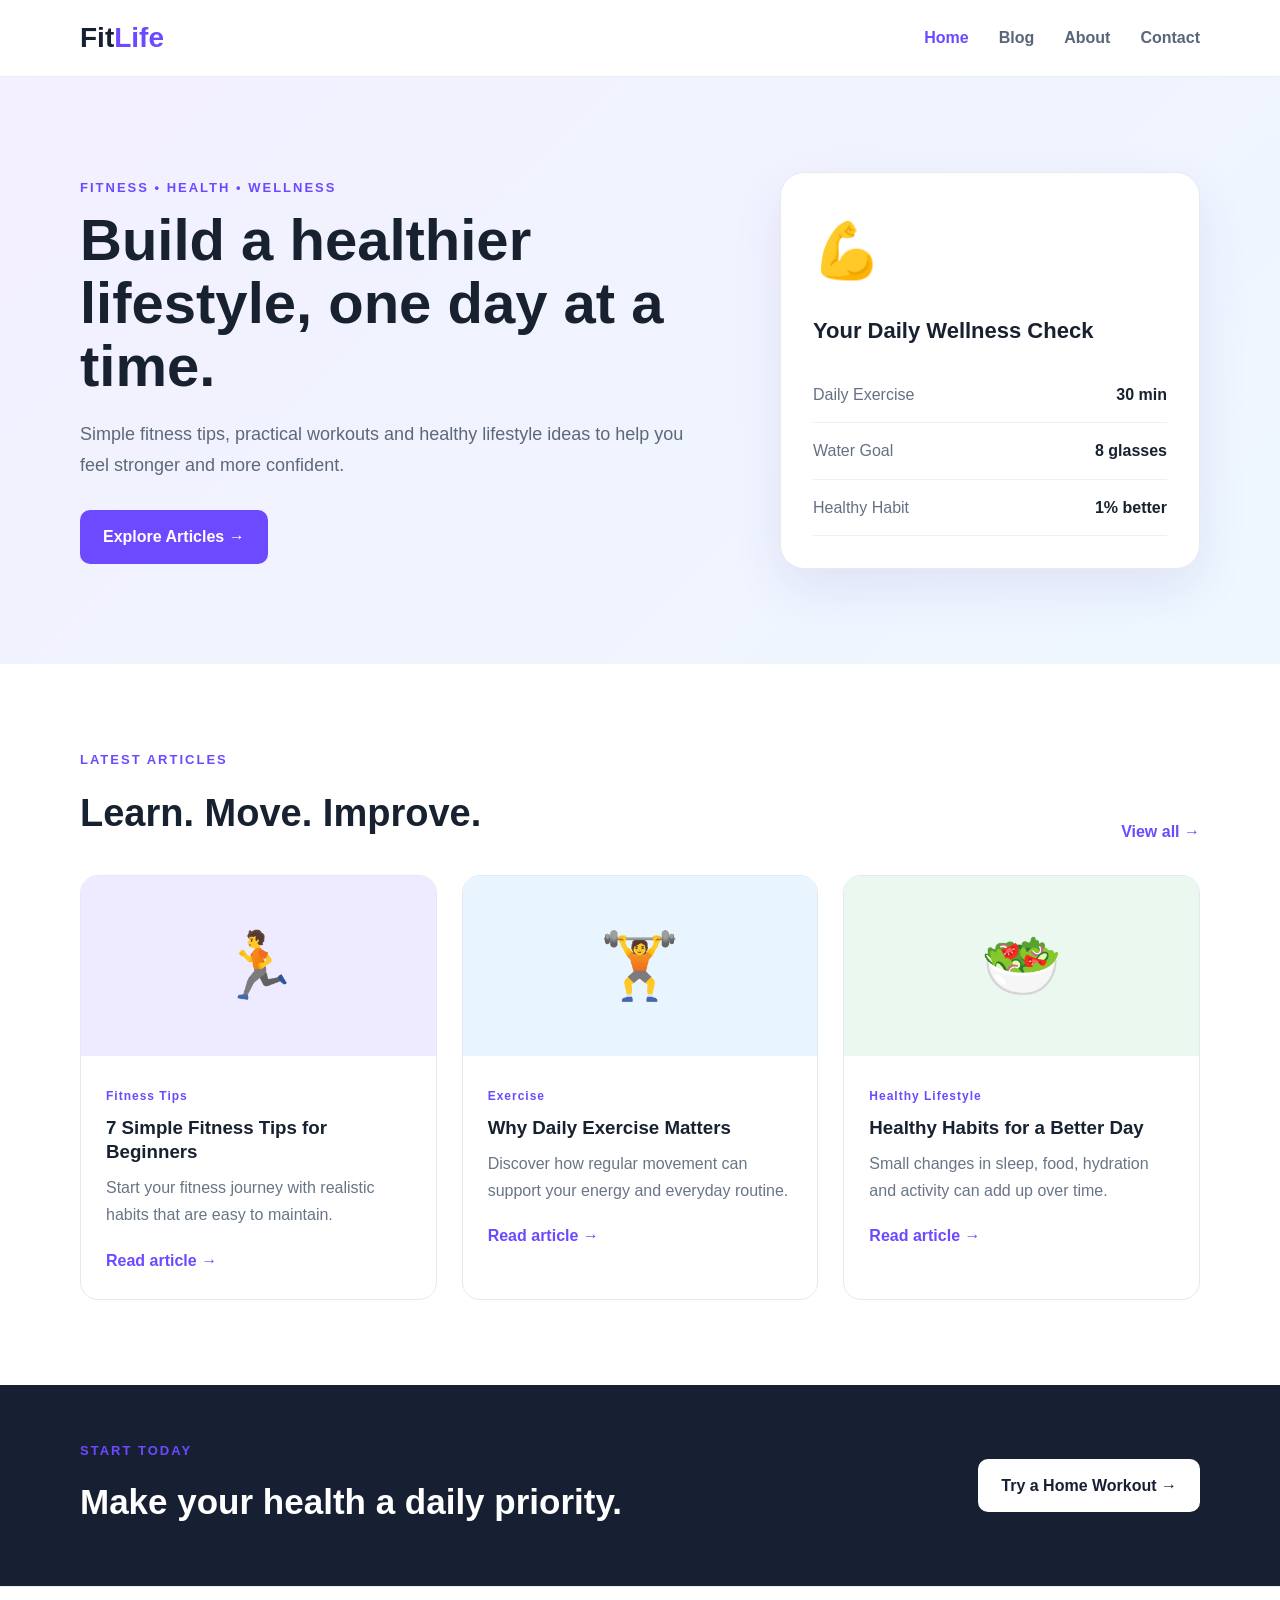
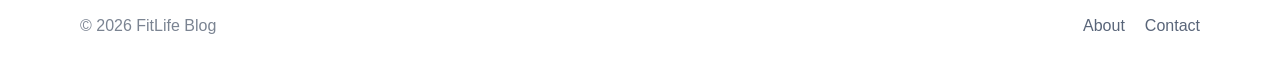
<file: index.html>
<!DOCTYPE html>
<html lang="en">
<head>
<meta charset="UTF-8">
<meta name="viewport" content="width=device-width, initial-scale=1.0">
<meta name="description" content="Fitness and Healthy Lifestyle blog with fitness tips, daily exercise, home workouts and healthy habits.">
<meta name="keywords" content="fitness tracker, fitness tips, daily exercise, healthy lifestyle, workout tracker, home workout, weight loss tips">
<title>FitLife | Fitness & Healthy Lifestyle</title>
<link rel="stylesheet" href="css/style.css">
</head>
<body>
<header class="header">
  <div class="container nav">
    <a class="logo" href="index.html">Fit<span>Life</span></a>
    <nav>
      <a class="active" href="index.html">Home</a>
      <a href="blog.html">Blog</a>
      <a href="about.html">About</a>
      <a href="contact.html">Contact</a>
    </nav>
    <button class="menu" onclick="toggleMenu()">☰</button>
  </div>
</header>

<main>
<section class="hero">
  <div class="container hero-grid">
    <div>
      <p class="eyebrow">FITNESS • HEALTH • WELLNESS</p>
      <h1>Build a healthier lifestyle, one day at a time.</h1>
      <p class="hero-text">Simple fitness tips, practical workouts and healthy lifestyle ideas to help you feel stronger and more confident.</p>
      <a class="btn" href="blog.html">Explore Articles →</a>
    </div>
    <div class="hero-card">
      <div class="hero-icon">💪</div>
      <h3>Your Daily Wellness Check</h3>
      <div class="stat"><span>Daily Exercise</span><b>30 min</b></div>
      <div class="stat"><span>Water Goal</span><b>8 glasses</b></div>
      <div class="stat"><span>Healthy Habit</span><b>1% better</b></div>
    </div>
  </div>
</section>

<section class="section">
<div class="container">
  <div class="section-title">
    <div><p class="eyebrow">LATEST ARTICLES</p><h2>Learn. Move. Improve.</h2></div>
    <a href="blog.html" class="text-link">View all →</a>
  </div>
  <div class="cards">
    <article class="card"><div class="card-img fitness">🏃</div><div class="card-body"><span>Fitness Tips</span><h3>7 Simple Fitness Tips for Beginners</h3><p>Start your fitness journey with realistic habits that are easy to maintain.</p><a href="posts/fitness-tips.html">Read article →</a></div></article>
    <article class="card"><div class="card-img exercise">🏋️</div><div class="card-body"><span>Exercise</span><h3>Why Daily Exercise Matters</h3><p>Discover how regular movement can support your energy and everyday routine.</p><a href="posts/daily-exercise.html">Read article →</a></div></article>
    <article class="card"><div class="card-img health">🥗</div><div class="card-body"><span>Healthy Lifestyle</span><h3>Healthy Habits for a Better Day</h3><p>Small changes in sleep, food, hydration and activity can add up over time.</p><a href="posts/healthy-lifestyle.html">Read article →</a></div></article>
  </div>
</div>
</section>

<section class="cta">
<div class="container cta-inner"><div><p class="eyebrow">START TODAY</p><h2>Make your health a daily priority.</h2></div><a class="btn light" href="posts/home-workout.html">Try a Home Workout →</a></div>
</section>
</main>

<footer><div class="container footer"><p>© 2026 FitLife Blog</p><div><a href="about.html">About</a><a href="contact.html">Contact</a></div></div></footer>
<script src="js/script.js"></script>
</body>
</html>
</file>
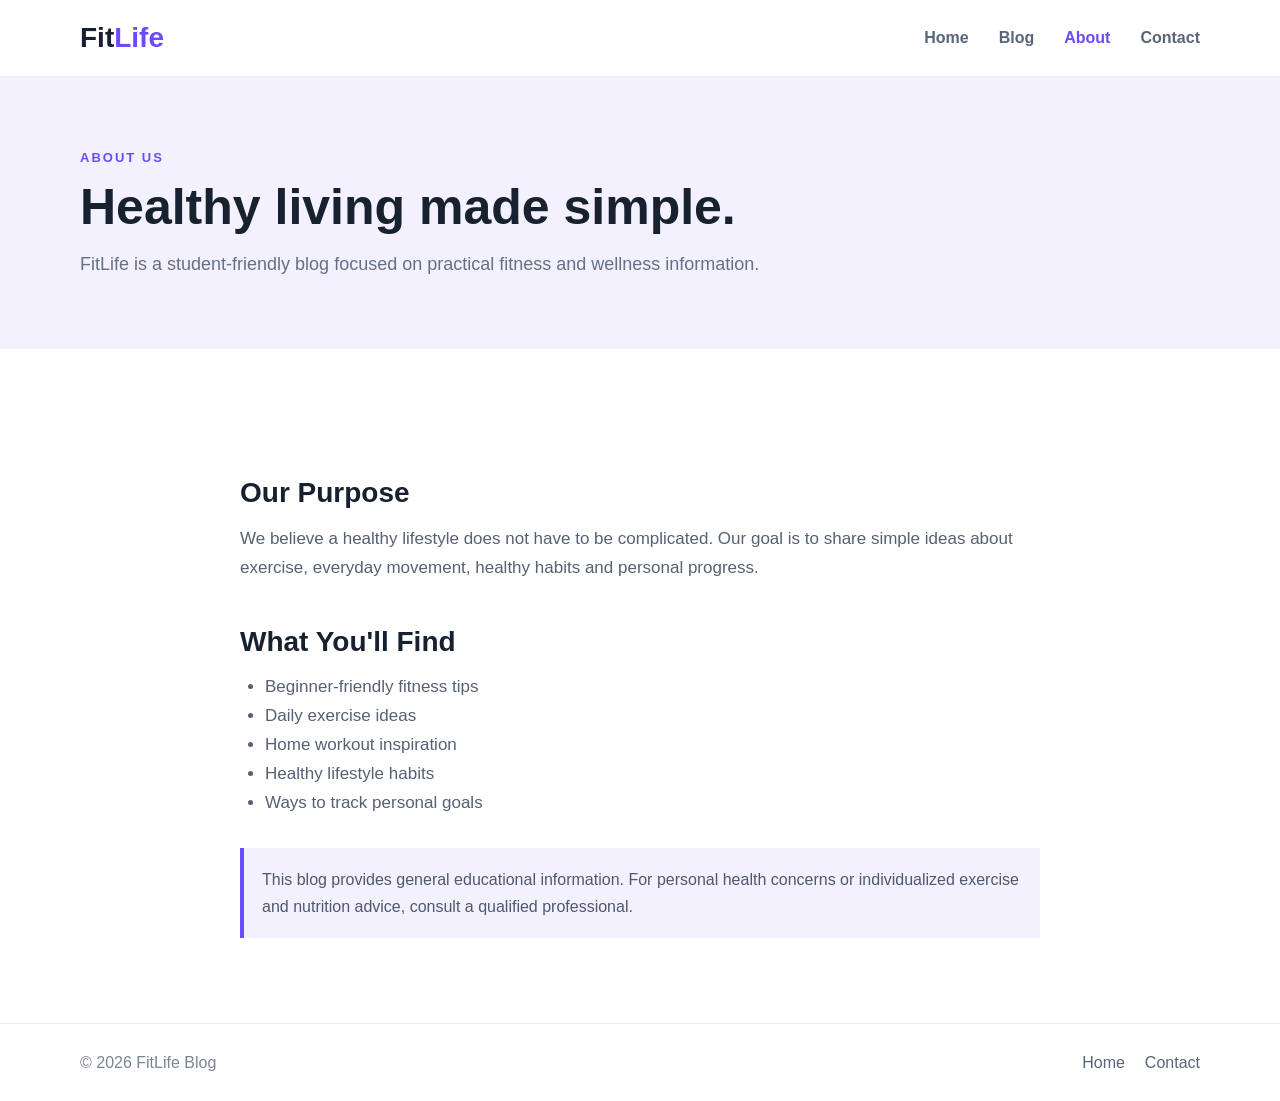
<file: about.html>
<!DOCTYPE html>
<html lang="en"><head><meta charset="UTF-8"><meta name="viewport" content="width=device-width, initial-scale=1.0"><meta name="description" content="About FitLife fitness and healthy lifestyle blog."><title>About | FitLife</title><link rel="stylesheet" href="css/style.css"></head>
<body><header class="header"><div class="container nav"><a class="logo" href="index.html">Fit<span>Life</span></a><nav><a href="index.html">Home</a><a href="blog.html">Blog</a><a class="active" href="about.html">About</a><a href="contact.html">Contact</a></nav><button class="menu" onclick="toggleMenu()">☰</button></div></header>
<main><section class="page-head"><div class="container"><p class="eyebrow">ABOUT US</p><h1>Healthy living made simple.</h1><p>FitLife is a student-friendly blog focused on practical fitness and wellness information.</p></div></section>
<section class="section"><div class="container article"><h2>Our Purpose</h2><p>We believe a healthy lifestyle does not have to be complicated. Our goal is to share simple ideas about exercise, everyday movement, healthy habits and personal progress.</p><h2>What You'll Find</h2><ul><li>Beginner-friendly fitness tips</li><li>Daily exercise ideas</li><li>Home workout inspiration</li><li>Healthy lifestyle habits</li><li>Ways to track personal goals</li></ul><div class="note">This blog provides general educational information. For personal health concerns or individualized exercise and nutrition advice, consult a qualified professional.</div></div></section></main>
<footer><div class="container footer"><p>© 2026 FitLife Blog</p><div><a href="index.html">Home</a><a href="contact.html">Contact</a></div></div></footer><script src="js/script.js"></script></body></html>
</file>
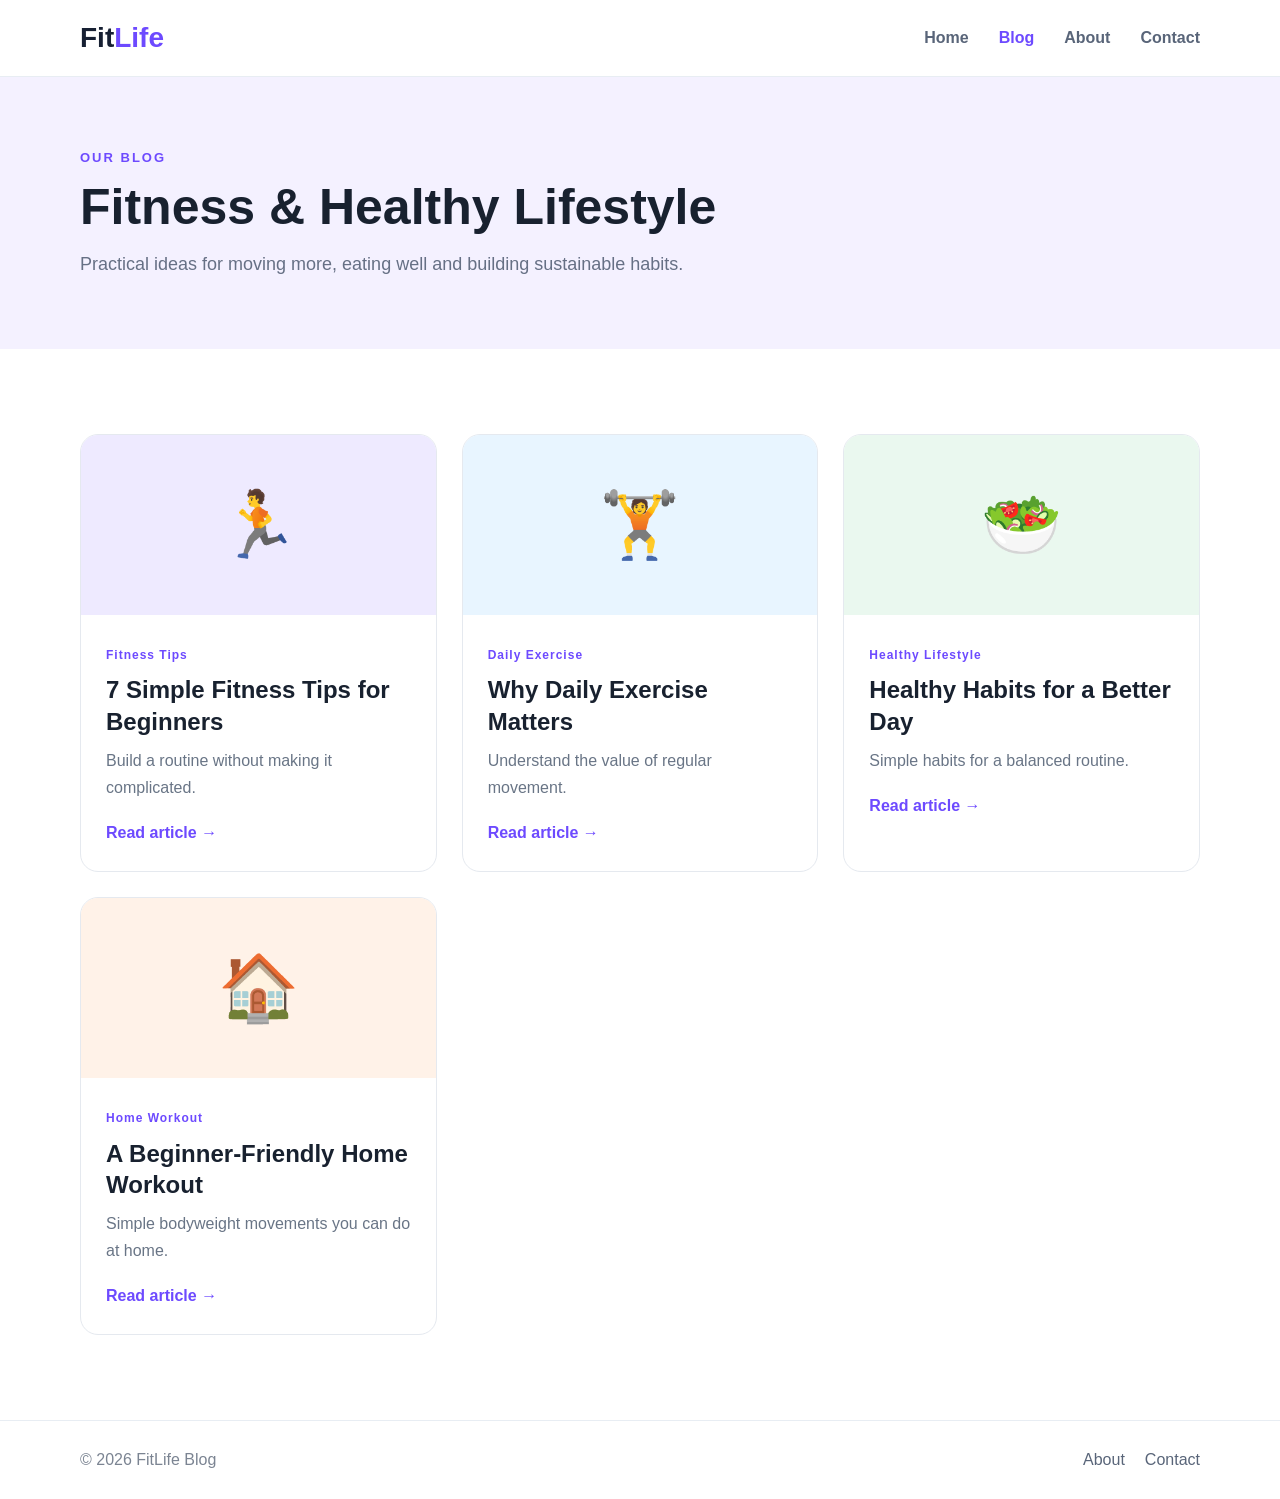
<file: blog.html>
<!DOCTYPE html>
<html lang="en">
<head>
<meta charset="UTF-8"><meta name="viewport" content="width=device-width, initial-scale=1.0">
<meta name="description" content="Read FitLife articles about fitness tips, exercise, healthy lifestyle and home workouts.">
<title>Blog | FitLife</title><link rel="stylesheet" href="css/style.css">
</head>
<body>
<header class="header"><div class="container nav"><a class="logo" href="index.html">Fit<span>Life</span></a><nav><a href="index.html">Home</a><a class="active" href="blog.html">Blog</a><a href="about.html">About</a><a href="contact.html">Contact</a></nav><button class="menu" onclick="toggleMenu()">☰</button></div></header>
<main><section class="page-head"><div class="container"><p class="eyebrow">OUR BLOG</p><h1>Fitness & Healthy Lifestyle</h1><p>Practical ideas for moving more, eating well and building sustainable habits.</p></div></section>
<section class="section"><div class="container"><div class="cards">
<article class="card"><div class="card-img fitness">🏃</div><div class="card-body"><span>Fitness Tips</span><h2>7 Simple Fitness Tips for Beginners</h2><p>Build a routine without making it complicated.</p><a href="posts/fitness-tips.html">Read article →</a></div></article>
<article class="card"><div class="card-img exercise">🏋️</div><div class="card-body"><span>Daily Exercise</span><h2>Why Daily Exercise Matters</h2><p>Understand the value of regular movement.</p><a href="posts/daily-exercise.html">Read article →</a></div></article>
<article class="card"><div class="card-img health">🥗</div><div class="card-body"><span>Healthy Lifestyle</span><h2>Healthy Habits for a Better Day</h2><p>Simple habits for a balanced routine.</p><a href="posts/healthy-lifestyle.html">Read article →</a></div></article>
<article class="card"><div class="card-img home">🏠</div><div class="card-body"><span>Home Workout</span><h2>A Beginner-Friendly Home Workout</h2><p>Simple bodyweight movements you can do at home.</p><a href="posts/home-workout.html">Read article →</a></div></article>
</div></div></section></main>
<footer><div class="container footer"><p>© 2026 FitLife Blog</p><div><a href="about.html">About</a><a href="contact.html">Contact</a></div></div></footer><script src="js/script.js"></script>
</body></html>
</file>
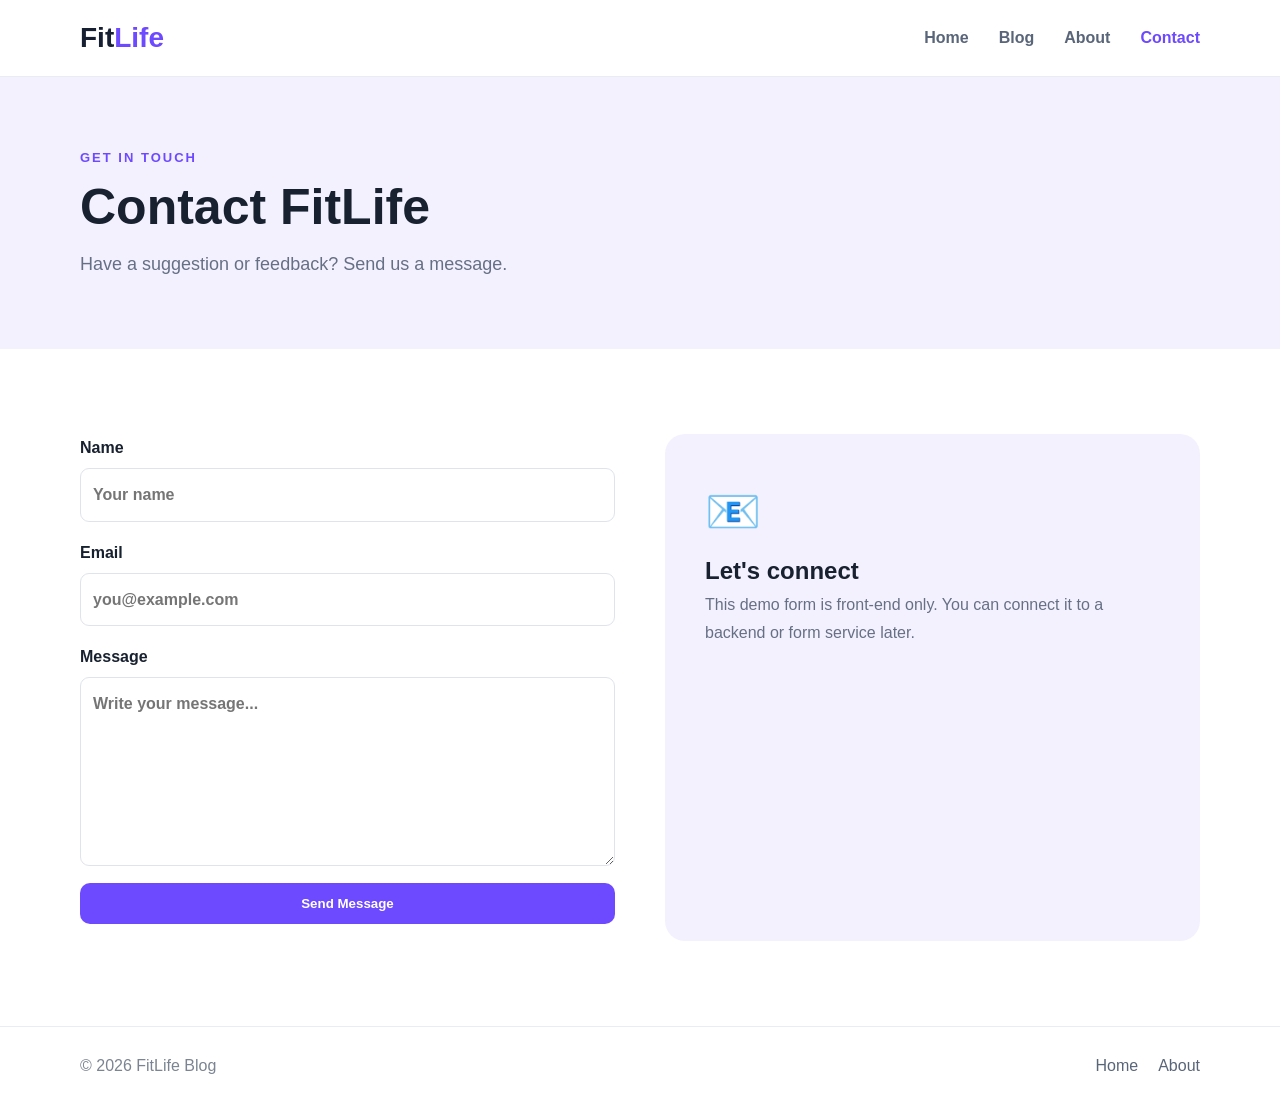
<file: contact.html>
<!DOCTYPE html>
<html lang="en"><head><meta charset="UTF-8"><meta name="viewport" content="width=device-width, initial-scale=1.0"><title>Contact | FitLife</title><link rel="stylesheet" href="css/style.css"></head>
<body><header class="header"><div class="container nav"><a class="logo" href="index.html">Fit<span>Life</span></a><nav><a href="index.html">Home</a><a href="blog.html">Blog</a><a href="about.html">About</a><a class="active" href="contact.html">Contact</a></nav><button class="menu" onclick="toggleMenu()">☰</button></div></header>
<main><section class="page-head"><div class="container"><p class="eyebrow">GET IN TOUCH</p><h1>Contact FitLife</h1><p>Have a suggestion or feedback? Send us a message.</p></div></section>
<section class="section"><div class="container contact-wrap"><form onsubmit="sendMessage(event)"><label>Name<input required type="text" placeholder="Your name"></label><label>Email<input required type="email" placeholder="you@example.com"></label><label>Message<textarea required rows="6" placeholder="Write your message..."></textarea></label><button class="btn" type="submit">Send Message</button><p id="formMessage"></p></form><div class="contact-info"><div>📧</div><h2>Let's connect</h2><p>This demo form is front-end only. You can connect it to a backend or form service later.</p></div></div></section></main>
<footer><div class="container footer"><p>© 2026 FitLife Blog</p><div><a href="index.html">Home</a><a href="about.html">About</a></div></div></footer><script src="js/script.js"></script></body></html>
</file>
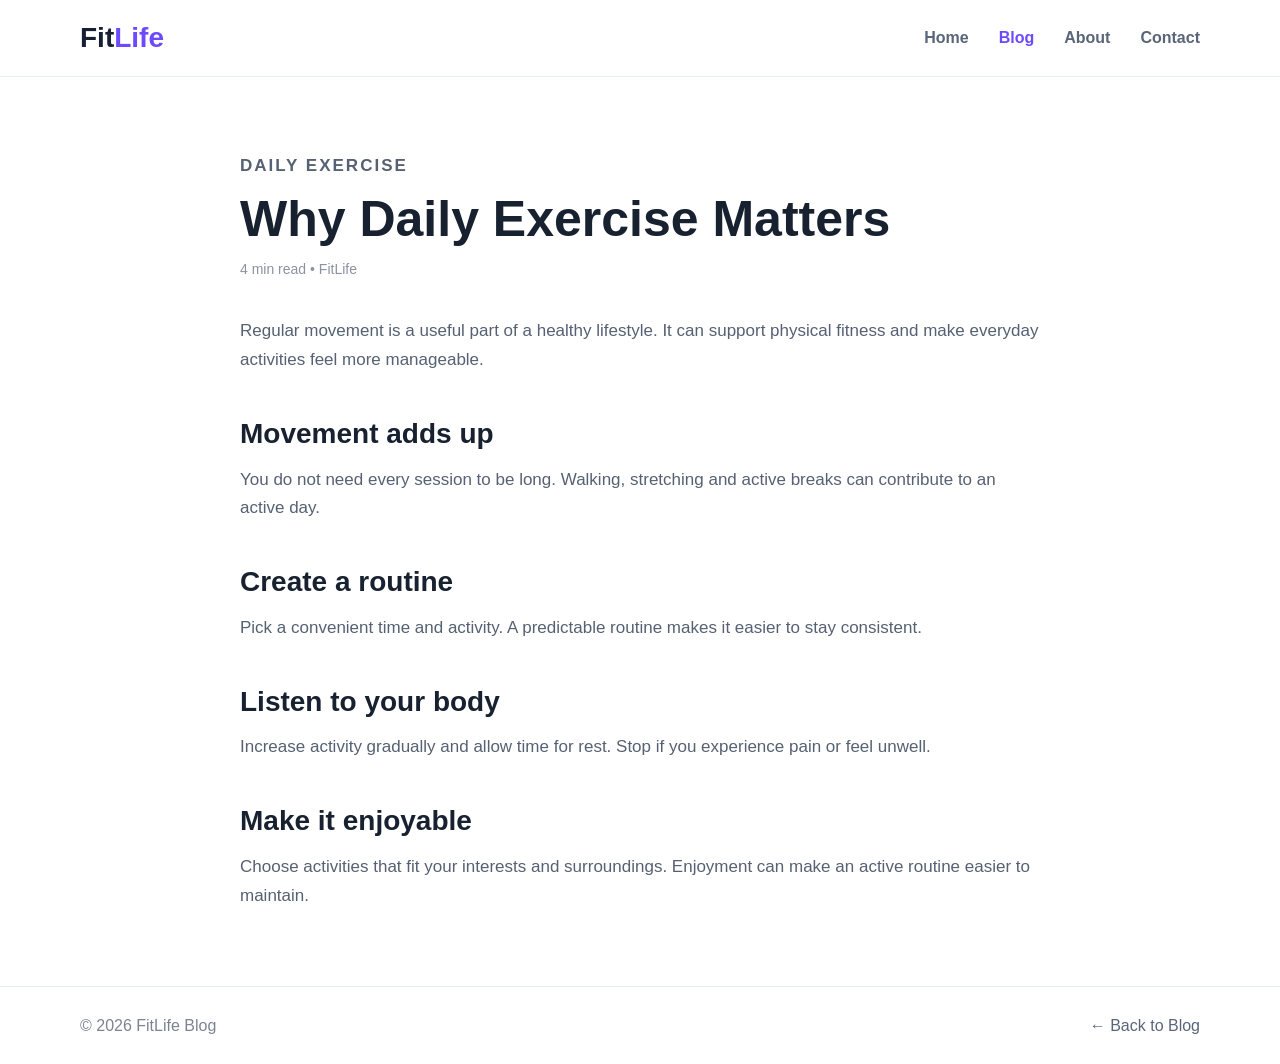
<file: posts/daily-exercise.html>
<!DOCTYPE html><html lang="en"><head><meta charset="UTF-8"><meta name="viewport" content="width=device-width, initial-scale=1.0"><title>Why Daily Exercise Matters | FitLife</title><link rel="stylesheet" href="../css/style.css"></head><body><header class="header"><div class="container nav"><a class="logo" href="../index.html">Fit<span>Life</span></a><nav><a href="../index.html">Home</a><a class="active" href="../blog.html">Blog</a><a href="../about.html">About</a><a href="../contact.html">Contact</a></nav></div></header><main><article class="article-page"><div class="container article"><p class="eyebrow">DAILY EXERCISE</p><h1>Why Daily Exercise Matters</h1><p class="meta">4 min read • FitLife</p><p>Regular movement is a useful part of a healthy lifestyle. It can support physical fitness and make everyday activities feel more manageable.</p><h2>Movement adds up</h2><p>You do not need every session to be long. Walking, stretching and active breaks can contribute to an active day.</p><h2>Create a routine</h2><p>Pick a convenient time and activity. A predictable routine makes it easier to stay consistent.</p><h2>Listen to your body</h2><p>Increase activity gradually and allow time for rest. Stop if you experience pain or feel unwell.</p><h2>Make it enjoyable</h2><p>Choose activities that fit your interests and surroundings. Enjoyment can make an active routine easier to maintain.</p></div></article></main><footer><div class="container footer"><p>© 2026 FitLife Blog</p><a href="../blog.html">← Back to Blog</a></div></footer></body></html>
</file>
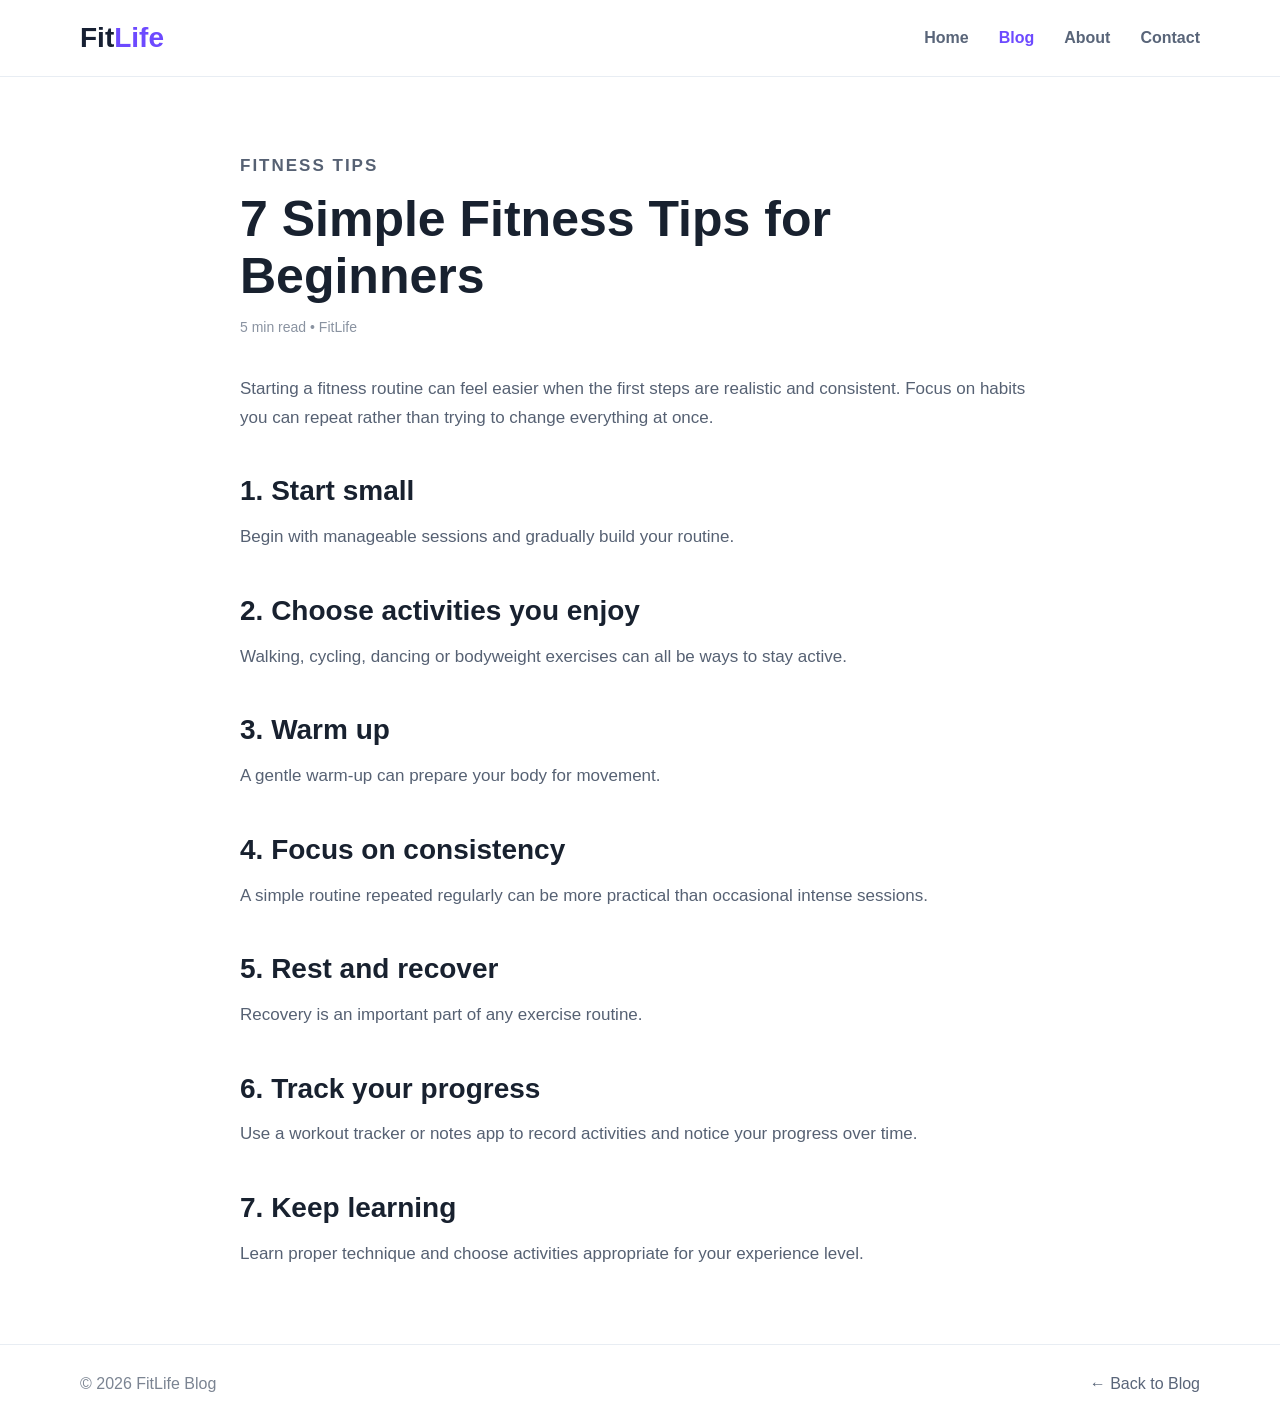
<file: posts/fitness-tips.html>
<!DOCTYPE html><html lang="en"><head><meta charset="UTF-8"><meta name="viewport" content="width=device-width, initial-scale=1.0"><meta name="description" content="7 simple fitness tips for beginners."><title>7 Simple Fitness Tips | FitLife</title><link rel="stylesheet" href="../css/style.css"></head><body>
<header class="header"><div class="container nav"><a class="logo" href="../index.html">Fit<span>Life</span></a><nav><a href="../index.html">Home</a><a class="active" href="../blog.html">Blog</a><a href="../about.html">About</a><a href="../contact.html">Contact</a></nav></div></header>
<main><article class="article-page"><div class="container article"><p class="eyebrow">FITNESS TIPS</p><h1>7 Simple Fitness Tips for Beginners</h1><p class="meta">5 min read • FitLife</p><p>Starting a fitness routine can feel easier when the first steps are realistic and consistent. Focus on habits you can repeat rather than trying to change everything at once.</p><h2>1. Start small</h2><p>Begin with manageable sessions and gradually build your routine.</p><h2>2. Choose activities you enjoy</h2><p>Walking, cycling, dancing or bodyweight exercises can all be ways to stay active.</p><h2>3. Warm up</h2><p>A gentle warm-up can prepare your body for movement.</p><h2>4. Focus on consistency</h2><p>A simple routine repeated regularly can be more practical than occasional intense sessions.</p><h2>5. Rest and recover</h2><p>Recovery is an important part of any exercise routine.</p><h2>6. Track your progress</h2><p>Use a workout tracker or notes app to record activities and notice your progress over time.</p><h2>7. Keep learning</h2><p>Learn proper technique and choose activities appropriate for your experience level.</p></div></article></main><footer><div class="container footer"><p>© 2026 FitLife Blog</p><a href="../blog.html">← Back to Blog</a></div></footer></body></html>
</file>
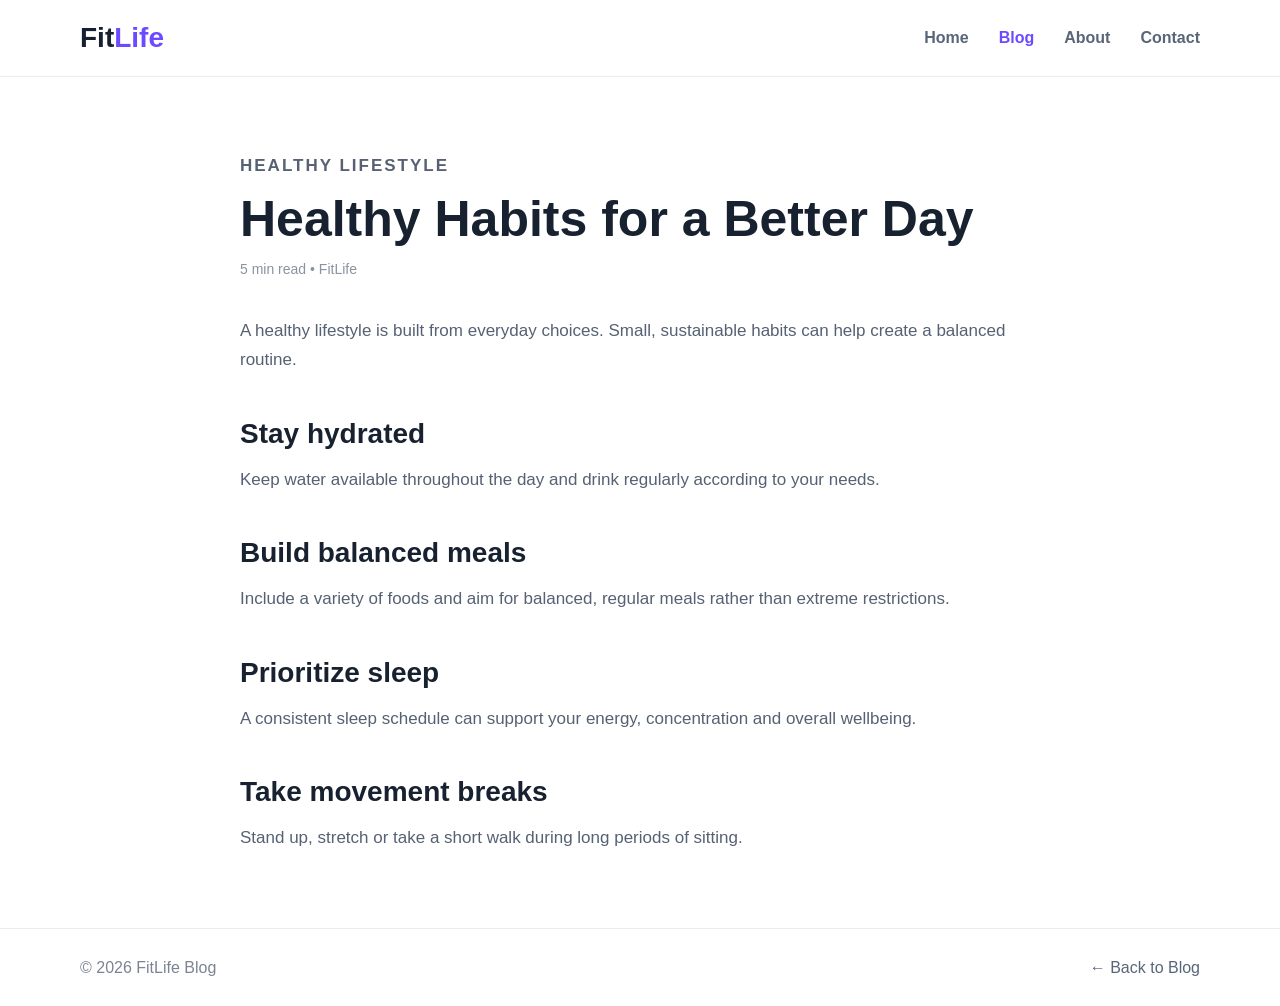
<file: posts/healthy-lifestyle.html>
<!DOCTYPE html><html lang="en"><head><meta charset="UTF-8"><meta name="viewport" content="width=device-width, initial-scale=1.0"><title>Healthy Habits for a Better Day | FitLife</title><link rel="stylesheet" href="../css/style.css"></head><body><header class="header"><div class="container nav"><a class="logo" href="../index.html">Fit<span>Life</span></a><nav><a href="../index.html">Home</a><a class="active" href="../blog.html">Blog</a><a href="../about.html">About</a><a href="../contact.html">Contact</a></nav></div></header><main><article class="article-page"><div class="container article"><p class="eyebrow">HEALTHY LIFESTYLE</p><h1>Healthy Habits for a Better Day</h1><p class="meta">5 min read • FitLife</p><p>A healthy lifestyle is built from everyday choices. Small, sustainable habits can help create a balanced routine.</p><h2>Stay hydrated</h2><p>Keep water available throughout the day and drink regularly according to your needs.</p><h2>Build balanced meals</h2><p>Include a variety of foods and aim for balanced, regular meals rather than extreme restrictions.</p><h2>Prioritize sleep</h2><p>A consistent sleep schedule can support your energy, concentration and overall wellbeing.</p><h2>Take movement breaks</h2><p>Stand up, stretch or take a short walk during long periods of sitting.</p></div></article></main><footer><div class="container footer"><p>© 2026 FitLife Blog</p><a href="../blog.html">← Back to Blog</a></div></footer></body></html>
</file>
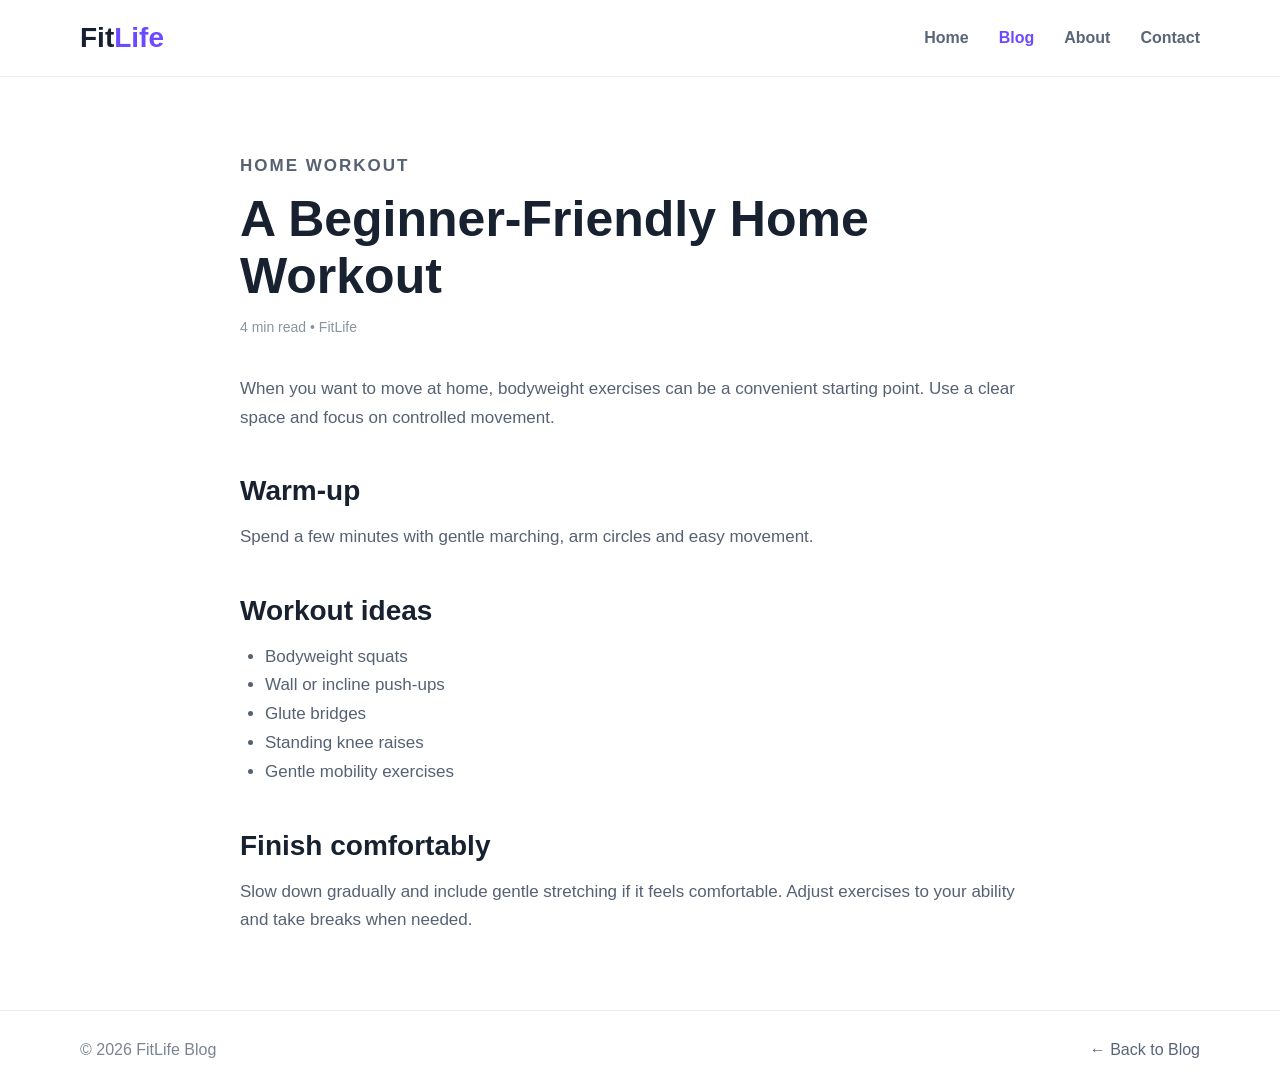
<file: posts/home-workout.html>
<!DOCTYPE html><html lang="en"><head><meta charset="UTF-8"><meta name="viewport" content="width=device-width, initial-scale=1.0"><title>Beginner Home Workout | FitLife</title><link rel="stylesheet" href="../css/style.css"></head><body><header class="header"><div class="container nav"><a class="logo" href="../index.html">Fit<span>Life</span></a><nav><a href="../index.html">Home</a><a class="active" href="../blog.html">Blog</a><a href="../about.html">About</a><a href="../contact.html">Contact</a></nav></div></header><main><article class="article-page"><div class="container article"><p class="eyebrow">HOME WORKOUT</p><h1>A Beginner-Friendly Home Workout</h1><p class="meta">4 min read • FitLife</p><p>When you want to move at home, bodyweight exercises can be a convenient starting point. Use a clear space and focus on controlled movement.</p><h2>Warm-up</h2><p>Spend a few minutes with gentle marching, arm circles and easy movement.</p><h2>Workout ideas</h2><ul><li>Bodyweight squats</li><li>Wall or incline push-ups</li><li>Glute bridges</li><li>Standing knee raises</li><li>Gentle mobility exercises</li></ul><h2>Finish comfortably</h2><p>Slow down gradually and include gentle stretching if it feels comfortable. Adjust exercises to your ability and take breaks when needed.</p></div></article></main><footer><div class="container footer"><p>© 2026 FitLife Blog</p><a href="../blog.html">← Back to Blog</a></div></footer></body></html>
</file>
<file: css/style.css>
*{box-sizing:border-box;margin:0;padding:0}body{font-family:Inter,Arial,sans-serif;color:#18212f;background:#fff;line-height:1.7}.container{width:min(1120px,92%);margin:auto}.header{position:sticky;top:0;z-index:10;background:#fff;border-bottom:1px solid #e8edf3}.nav{height:76px;display:flex;align-items:center;justify-content:space-between}.logo{font-size:28px;font-weight:800;color:#172033;text-decoration:none}.logo span{color:#6d4aff}.nav nav{display:flex;gap:30px}.nav nav a{color:#596579;text-decoration:none;font-weight:600}.nav nav a:hover,.nav nav .active{color:#6d4aff}.menu{display:none;border:0;background:none;font-size:25px}.hero{background:linear-gradient(135deg,#f3f0ff,#eef7ff);padding:95px 0}.hero-grid{display:grid;grid-template-columns:1.2fr .8fr;gap:70px;align-items:center}.eyebrow{font-size:13px;font-weight:800;letter-spacing:2px;color:#6d4aff;margin-bottom:10px}.hero h1{font-size:58px;line-height:1.08;max-width:700px;margin-bottom:22px}.hero-text{font-size:18px;color:#5d6879;max-width:650px;margin-bottom:30px}.btn{display:inline-block;background:#6d4aff;color:#fff;text-decoration:none;border:0;border-radius:10px;padding:13px 23px;font-weight:700;cursor:pointer}.btn:hover{transform:translateY(-2px)}.hero-card{background:#fff;border:1px solid #e7eaf0;border-radius:24px;padding:32px;box-shadow:0 20px 50px #4b3a9b18}.hero-icon{font-size:54px;margin-bottom:15px}.hero-card h3{font-size:22px;margin-bottom:18px}.stat{display:flex;justify-content:space-between;padding:14px 0;border-bottom:1px solid #edf0f4;color:#667085}.stat b{color:#18212f}.section{padding:85px 0}.section-title{display:flex;justify-content:space-between;align-items:end;margin-bottom:30px}.section-title h2{font-size:38px}.text-link,.card a{color:#6d4aff;text-decoration:none;font-weight:700}.cards{display:grid;grid-template-columns:repeat(3,1fr);gap:25px}.card{border:1px solid #e5e9ef;border-radius:18px;overflow:hidden;background:#fff;transition:.2s}.card:hover{transform:translateY(-5px);box-shadow:0 16px 35px #1d274010}.card-img{height:180px;display:flex;align-items:center;justify-content:center;font-size:65px}.fitness{background:#eeeaff}.exercise{background:#e8f5ff}.health{background:#eaf8ef}.home{background:#fff2e8}.card-body{padding:25px}.card-body span{font-size:12px;color:#6d4aff;font-weight:800;letter-spacing:1px}.card h3,.card h2{margin:7px 0 10px;line-height:1.3}.card p{color:#697586;margin-bottom:18px}.cta{background:#172033;color:white;padding:55px 0}.cta-inner{display:flex;justify-content:space-between;align-items:center}.cta h2{font-size:35px}.btn.light{background:white;color:#172033}.page-head{background:#f4f1ff;padding:70px 0}.page-head h1{font-size:50px;line-height:1.15;margin-bottom:12px}.page-head p:not(.eyebrow){color:#667085;font-size:18px;max-width:700px}.article{max-width:800px}.article-page{padding:75px 0}.article h1{font-size:50px;line-height:1.15;margin-bottom:10px}.article h2{font-size:28px;margin:35px 0 8px}.article p,.article li{color:#566173;font-size:17px}.article ul{padding-left:25px}.meta{color:#8a93a1!important;font-size:14px!important;margin-bottom:35px}.note{background:#f4f1ff;padding:18px;border-left:4px solid #6d4aff;margin-top:30px;color:#4e5870}.contact-wrap{display:grid;grid-template-columns:1fr 1fr;gap:50px}.contact-wrap form{display:flex;flex-direction:column;gap:17px}.contact-wrap label{font-weight:700}.contact-wrap input,.contact-wrap textarea{display:block;width:100%;margin-top:7px;border:1px solid #dfe4ea;border-radius:9px;padding:12px;font:inherit}.contact-info{background:#f4f1ff;border-radius:20px;padding:40px}.contact-info div{font-size:45px}.contact-info p{color:#667085}#formMessage{color:#6d4aff;font-weight:700}footer{border-top:1px solid #e8edf3;padding:25px 0}.footer{display:flex;justify-content:space-between;color:#7b8492}.footer a{color:#596579;text-decoration:none;margin-left:20px}@media(max-width:800px){.nav nav{display:none}.menu{display:block}.hero{padding:60px 0}.hero-grid{grid-template-columns:1fr;gap:35px}.hero h1{font-size:42px}.cards{grid-template-columns:1fr}.section-title{align-items:start;gap:15px;flex-direction:column}.cta-inner{gap:25px;align-items:start;flex-direction:column}.page-head h1,.article h1{font-size:38px}.contact-wrap{grid-template-columns:1fr}}
</file>
